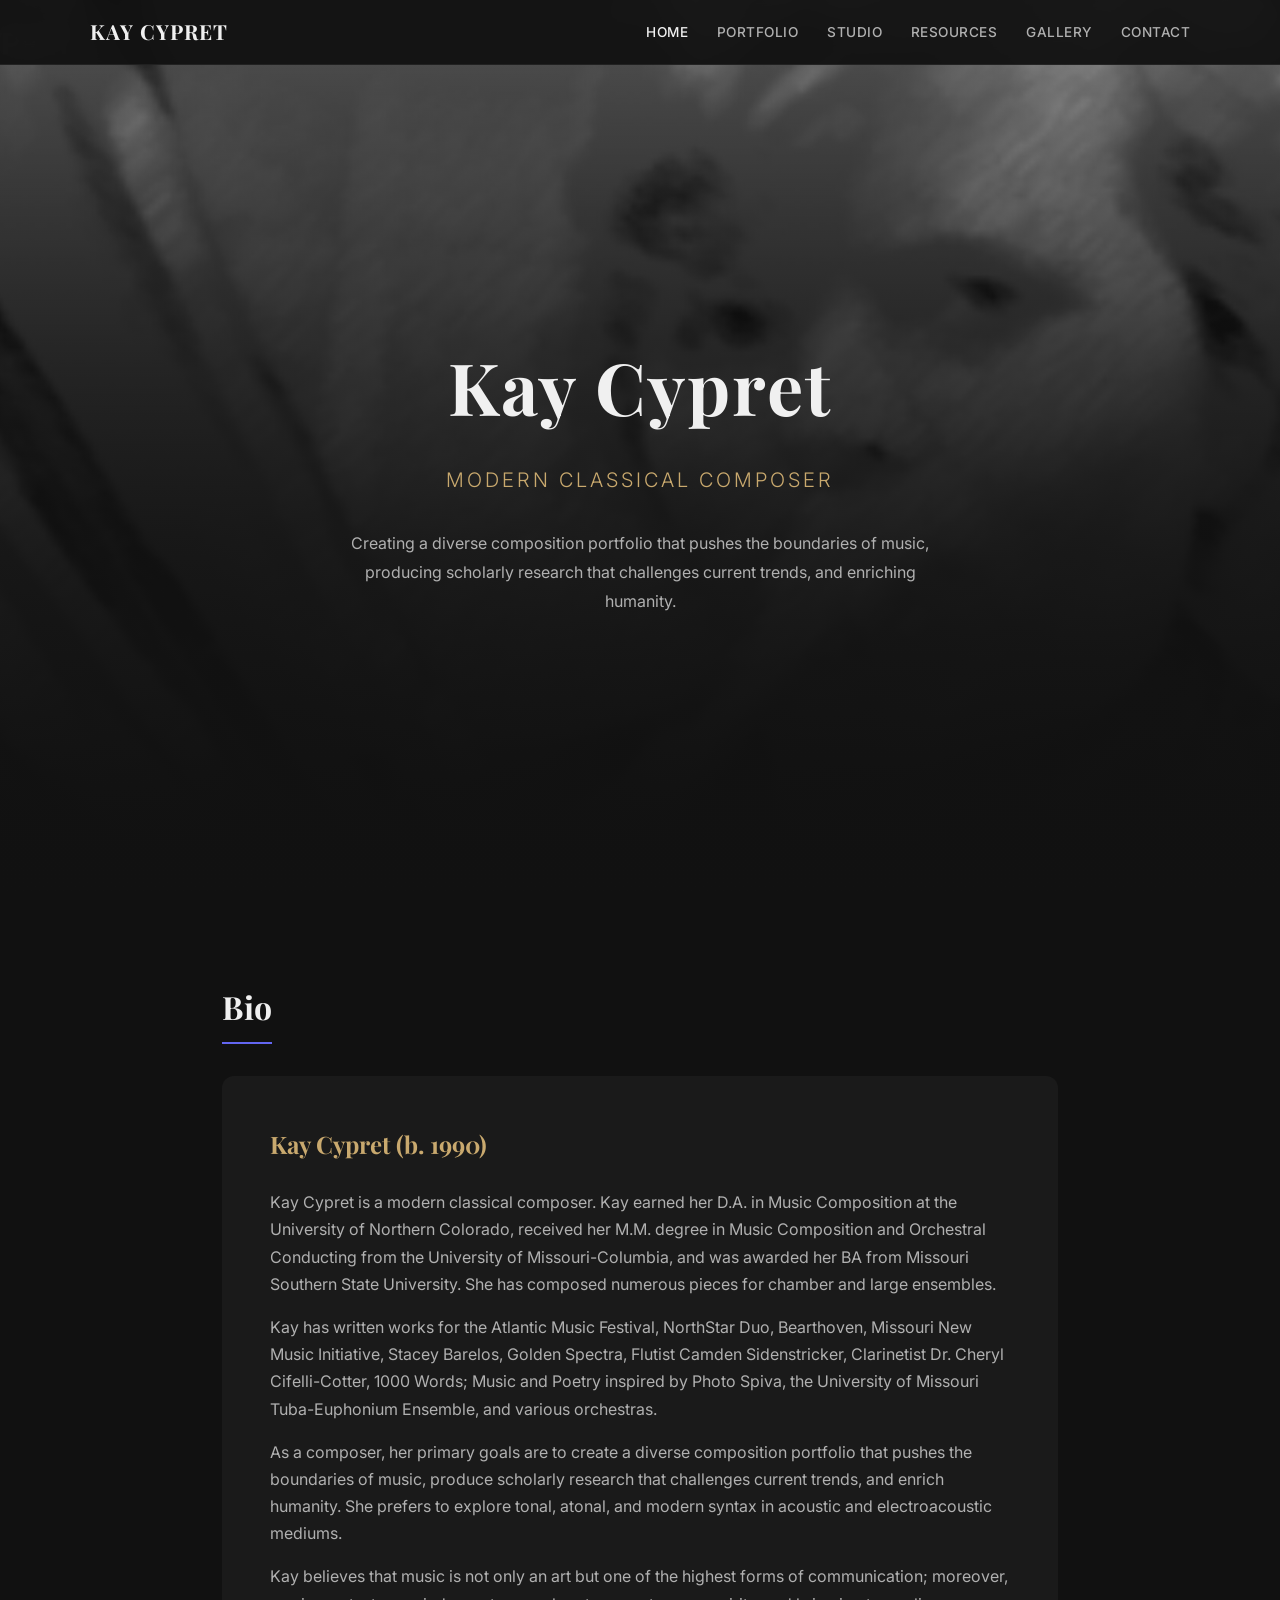
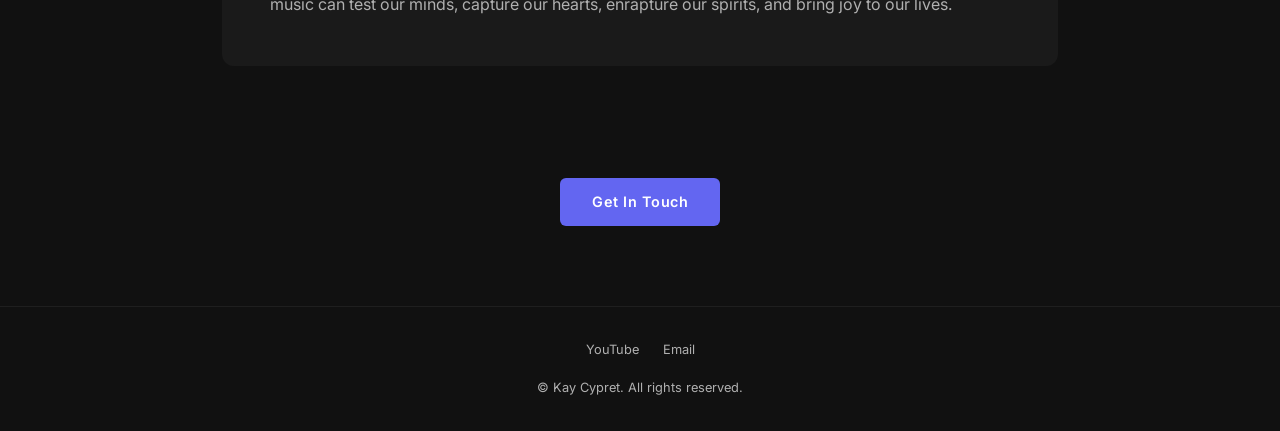
<file: index.html>
<!DOCTYPE html>
<html lang="en">
<head>
  <meta charset="UTF-8">
  <meta name="viewport" content="width=device-width, initial-scale=1.0">
  <title>Kay Cypret - Composer</title>
  <link rel="stylesheet" href="style.css">
</head>
<body>

  <nav>
    <div class="nav-inner">
      <a href="index.html" class="logo">KAY CYPRET</a>
      <button class="hamburger" onclick="document.querySelector('.nav-links').classList.toggle('open')" aria-label="Menu"><span></span><span></span><span></span></button>
      <ul class="nav-links">
        <li><a href="index.html" class="active">Home</a></li>
        <li><a href="portfolio.html">Portfolio</a></li>
        <li><a href="studio.html">Studio</a></li>
        <li><a href="pedagogy.html">Resources</a></li>
        <li><a href="gallery.html">Gallery</a></li>
        <li><a href="contact.html">Contact</a></li>
      </ul>
    </div>
  </nav>

  <header class="hero">
    <div>
      <h1>Kay Cypret</h1>
      <p class="subtitle">Modern Classical Composer</p>
      <p class="tagline">Creating a diverse composition portfolio that pushes the boundaries of music, producing scholarly research that challenges current trends, and enriching humanity.</p>
    </div>
  </header>

  <section class="section">
    <h2 class="section-title">Bio</h2>
    <div class="bio">
      <h2>Kay Cypret (b. 1990)</h2>
      <p>Kay Cypret is a modern classical composer. Kay earned her D.A. in Music Composition at the University of Northern Colorado, received her M.M. degree in Music Composition and Orchestral Conducting from the University of Missouri-Columbia, and was awarded her BA from Missouri Southern State University. She has composed numerous pieces for chamber and large ensembles.</p>
      <p>Kay has written works for the Atlantic Music Festival, NorthStar Duo, Bearthoven, Missouri New Music Initiative, Stacey Barelos, Golden Spectra, Flutist Camden Sidenstricker, Clarinetist Dr. Cheryl Cifelli-Cotter, 1000 Words; Music and Poetry inspired by Photo Spiva, the University of Missouri Tuba-Euphonium Ensemble, and various orchestras.</p>
      <p>As a composer, her primary goals are to create a diverse composition portfolio that pushes the boundaries of music, produce scholarly research that challenges current trends, and enrich humanity. She prefers to explore tonal, atonal, and modern syntax in acoustic and electroacoustic mediums.</p>
      <p>Kay believes that music is not only an art but one of the highest forms of communication; moreover, music can test our minds, capture our hearts, enrapture our spirits, and bring joy to our lives.</p>
    </div>
  </section>

  <section class="section" style="text-align:center; padding-top: 0;">
    <a href="contact.html" class="btn">Get In Touch</a>
  </section>

  <footer>
    <div class="social-links">
      <a href="https://www.youtube.com/@KayCyprmus1518" target="_blank" rel="noopener">YouTube</a>
      <a href="mailto:cyprmus@gmail.com">Email</a>
    </div>
    <p>&copy; Kay Cypret. All rights reserved.</p>
  </footer>

</body>
</html>
</file>
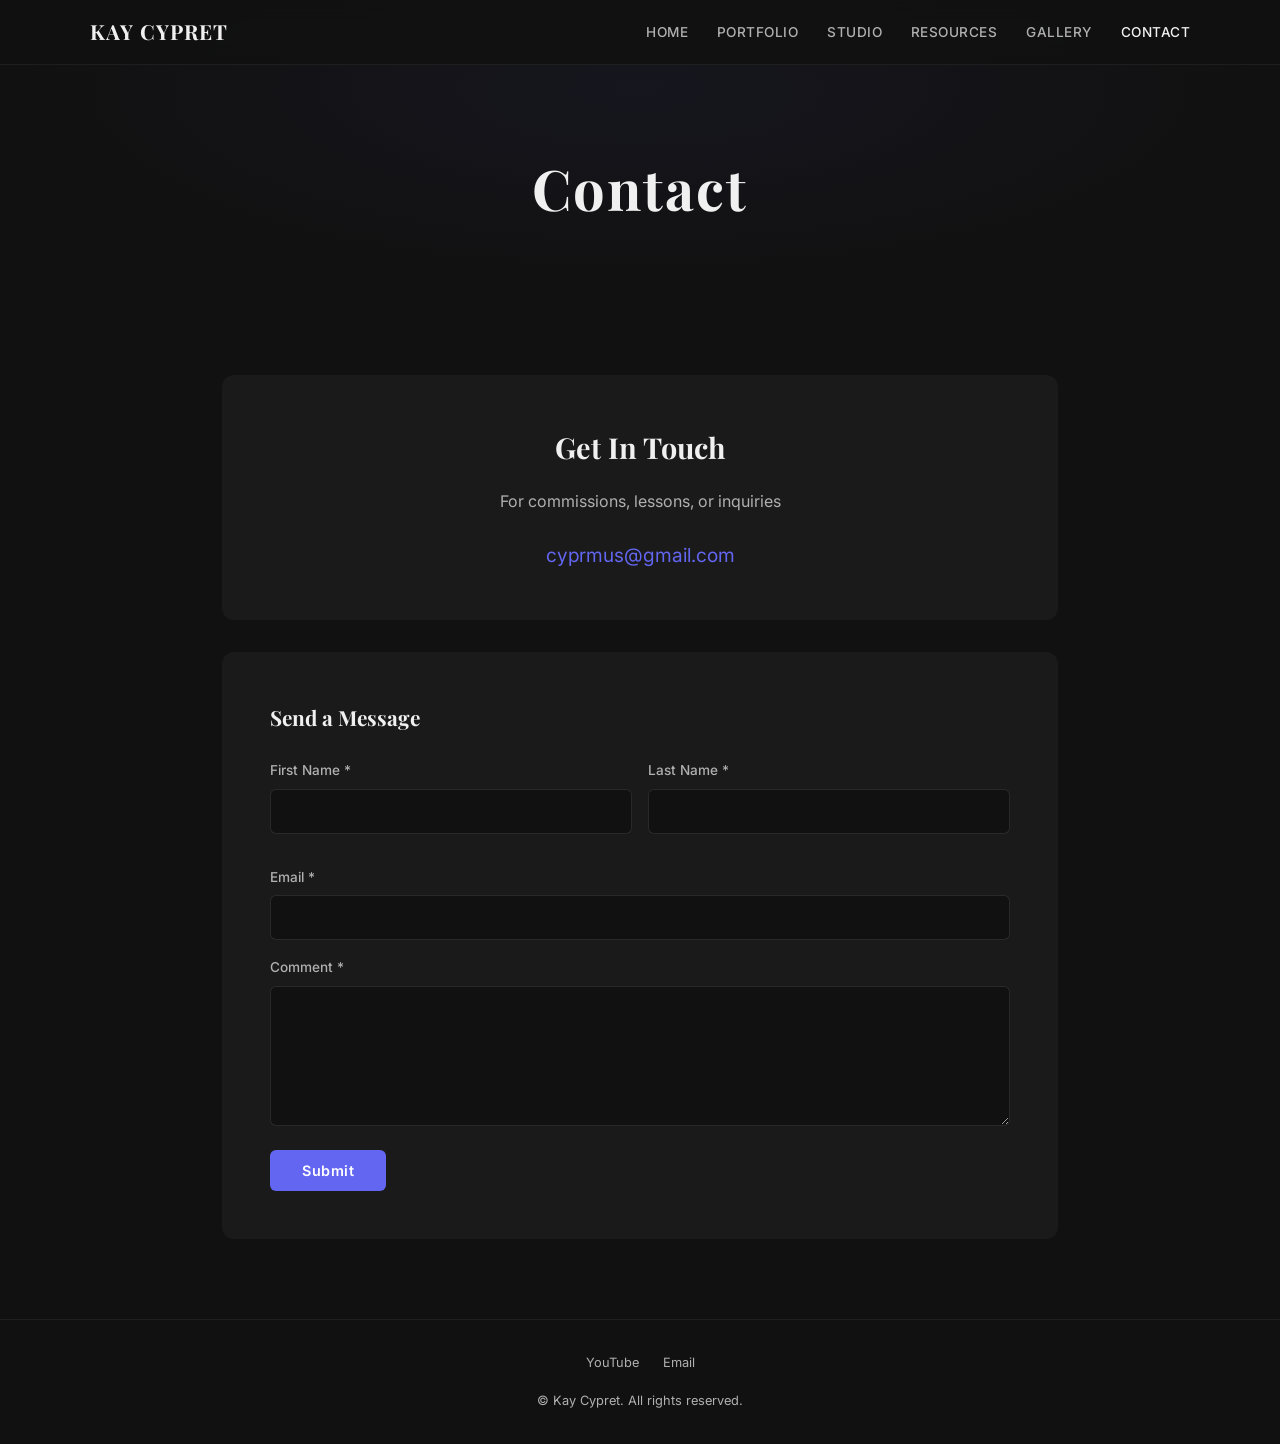
<file: contact.html>
<!DOCTYPE html>
<html lang="en">
<head>
  <meta charset="UTF-8">
  <meta name="viewport" content="width=device-width, initial-scale=1.0">
  <title>Contact - Kay Cypret</title>
  <link rel="stylesheet" href="style.css">
</head>
<body>

  <nav>
    <div class="nav-inner">
      <a href="index.html" class="logo">KAY CYPRET</a>
      <button class="hamburger" onclick="document.querySelector('.nav-links').classList.toggle('open')" aria-label="Menu"><span></span><span></span><span></span></button>
      <ul class="nav-links">
        <li><a href="index.html">Home</a></li>
        <li><a href="portfolio.html">Portfolio</a></li>
        <li><a href="studio.html">Studio</a></li>
        <li><a href="pedagogy.html">Resources</a></li>
        <li><a href="gallery.html">Gallery</a></li>
        <li><a href="contact.html" class="active">Contact</a></li>
      </ul>
    </div>
  </nav>

  <header class="page-header">
    <h1>Contact</h1>
  </header>

  <section class="section">
    <div class="contact-info">
      <h2>Get In Touch</h2>
      <p style="color: var(--text-secondary); margin-bottom: 1.5rem;">For commissions, lessons, or inquiries</p>
      <a href="mailto:cyprmus@gmail.com" class="email-link">cyprmus@gmail.com</a>
    </div>

    <div class="contact-form">
      <h3>Send a Message</h3>
      <form action="https://formspree.io/f/placeholder" method="POST">
        <div class="form-row">
          <div class="form-group"><label for="fname">First Name *</label><input type="text" id="fname" name="first_name" required></div>
          <div class="form-group"><label for="lname">Last Name *</label><input type="text" id="lname" name="last_name" required></div>
        </div>
        <div class="form-group"><label for="email">Email *</label><input type="email" id="email" name="email" required></div>
        <div class="form-group"><label for="comment">Comment *</label><textarea id="comment" name="message" required></textarea></div>
        <button type="submit" class="btn">Submit</button>
      </form>
    </div>
  </section>

  <footer>
    <div class="social-links">
      <a href="https://www.youtube.com/@KayCyprmus1518" target="_blank" rel="noopener">YouTube</a>
      <a href="mailto:cyprmus@gmail.com">Email</a>
    </div>
    <p>&copy; Kay Cypret. All rights reserved.</p>
  </footer>

</body>
</html>
</file>
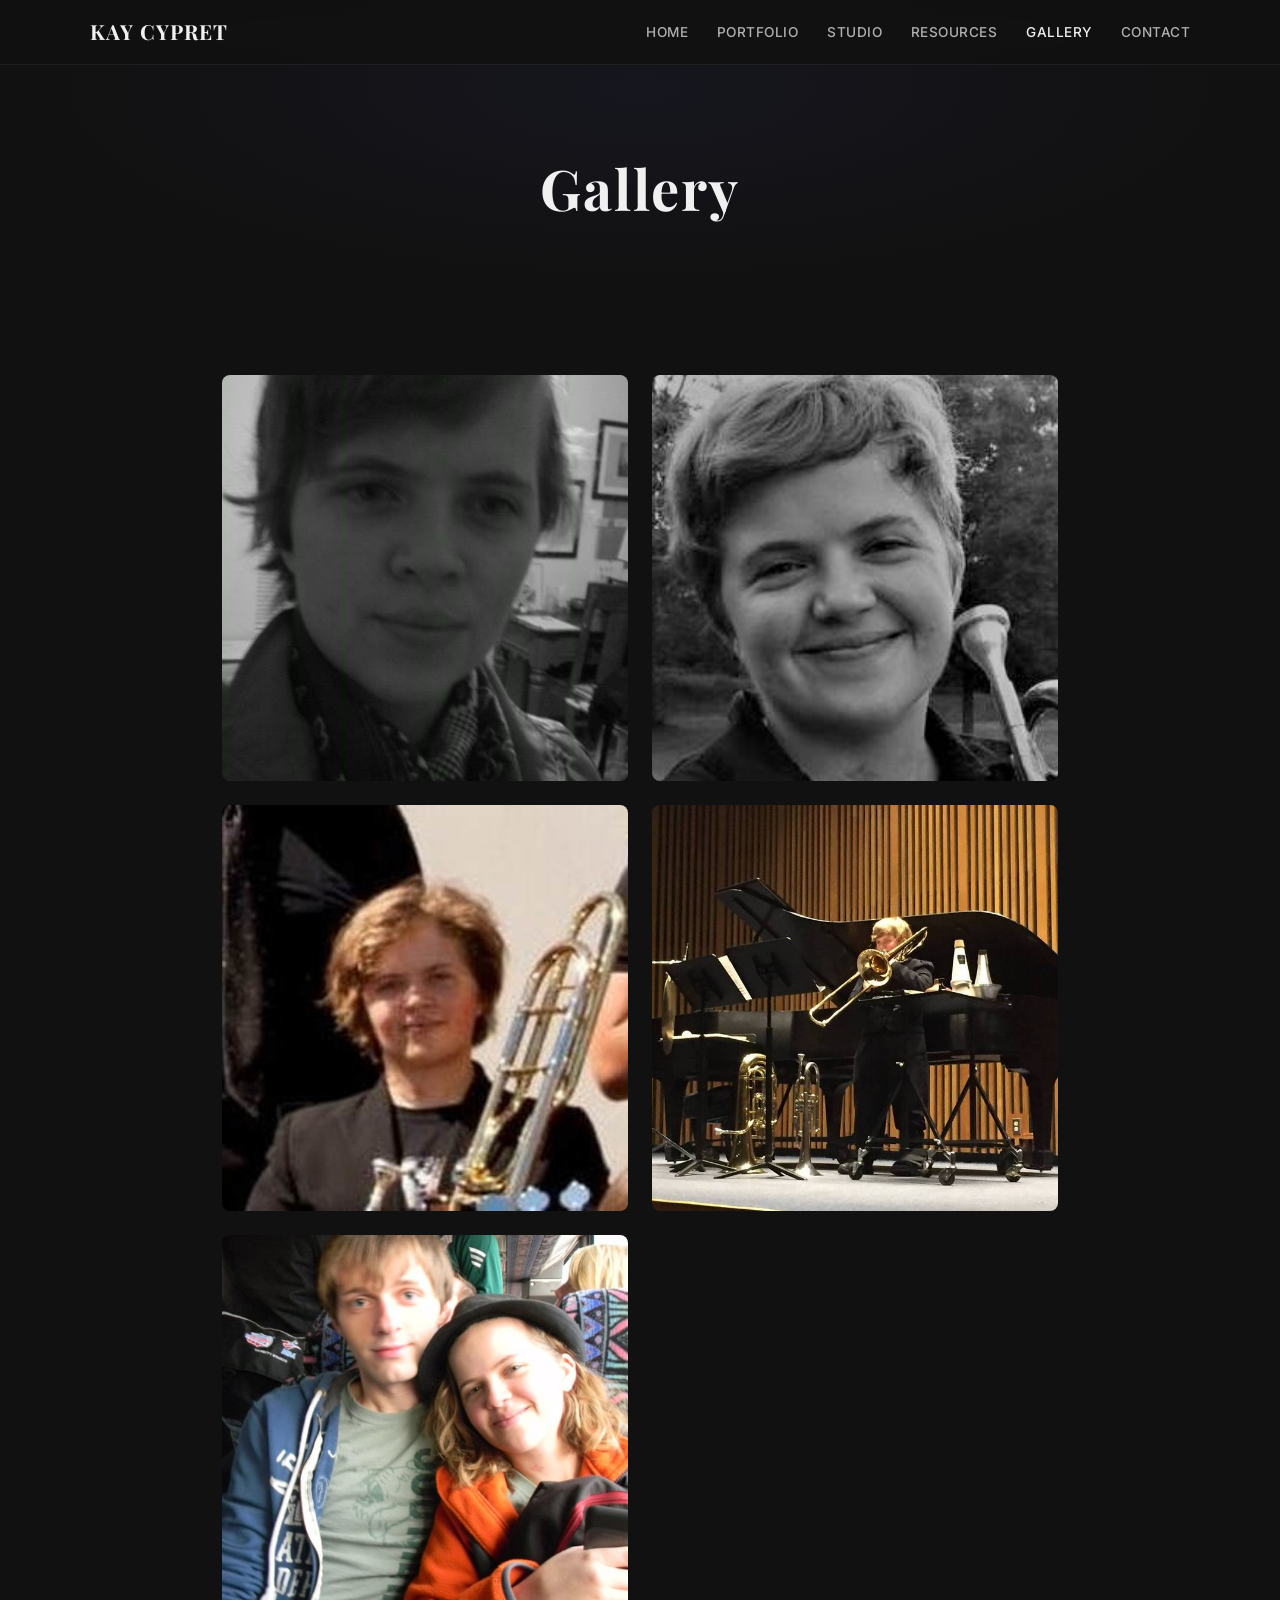
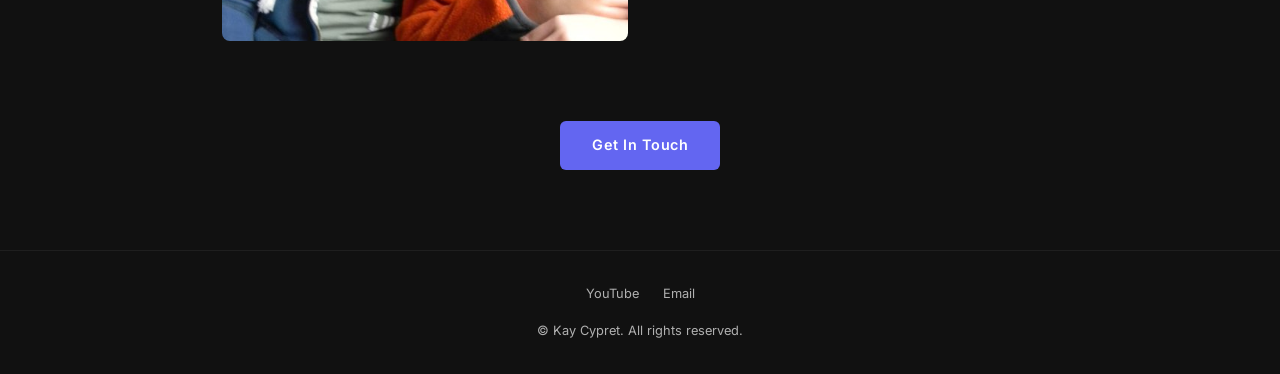
<file: gallery.html>
<!DOCTYPE html>
<html lang="en">
<head>
  <meta charset="UTF-8">
  <meta name="viewport" content="width=device-width, initial-scale=1.0">
  <title>Gallery - Kay Cypret</title>
  <link rel="stylesheet" href="style.css">
</head>
<body>

  <nav>
    <div class="nav-inner">
      <a href="index.html" class="logo">KAY CYPRET</a>
      <button class="hamburger" onclick="document.querySelector('.nav-links').classList.toggle('open')" aria-label="Menu"><span></span><span></span><span></span></button>
      <ul class="nav-links">
        <li><a href="index.html">Home</a></li>
        <li><a href="portfolio.html">Portfolio</a></li>
        <li><a href="studio.html">Studio</a></li>
        <li><a href="pedagogy.html">Resources</a></li>
        <li><a href="gallery.html" class="active">Gallery</a></li>
        <li><a href="contact.html">Contact</a></li>
      </ul>
    </div>
  </nav>

  <header class="page-header">
    <h1>Gallery</h1>
  </header>

  <section class="section">
    <div class="gallery-grid">
      <div class="gallery-item"><img src="images/kay-cypret.jpg" alt="Kay Cypret" loading="lazy"></div>
      <div class="gallery-item"><img src="images/kay-pic-3.jpg" alt="Kay Cypret with trombone" loading="lazy"></div>
      <div class="gallery-item"><img src="images/kay-s-3.jpg" alt="Kay Cypret portrait" loading="lazy"></div>
      <div class="gallery-item"><img src="images/kay-pic-2.jpg" alt="Kay Cypret performing" loading="lazy"></div>
      <div class="gallery-item"><img src="images/kay-camden.jpg" alt="Kay and Camden" loading="lazy"></div>
    </div>
  </section>

  <section class="section" style="text-align:center; padding-top: 0;">
    <a href="contact.html" class="btn">Get In Touch</a>
  </section>

  <footer>
    <div class="social-links">
      <a href="https://www.youtube.com/@KayCyprmus1518" target="_blank" rel="noopener">YouTube</a>
      <a href="mailto:cyprmus@gmail.com">Email</a>
    </div>
    <p>&copy; Kay Cypret. All rights reserved.</p>
  </footer>

</body>
</html>
</file>
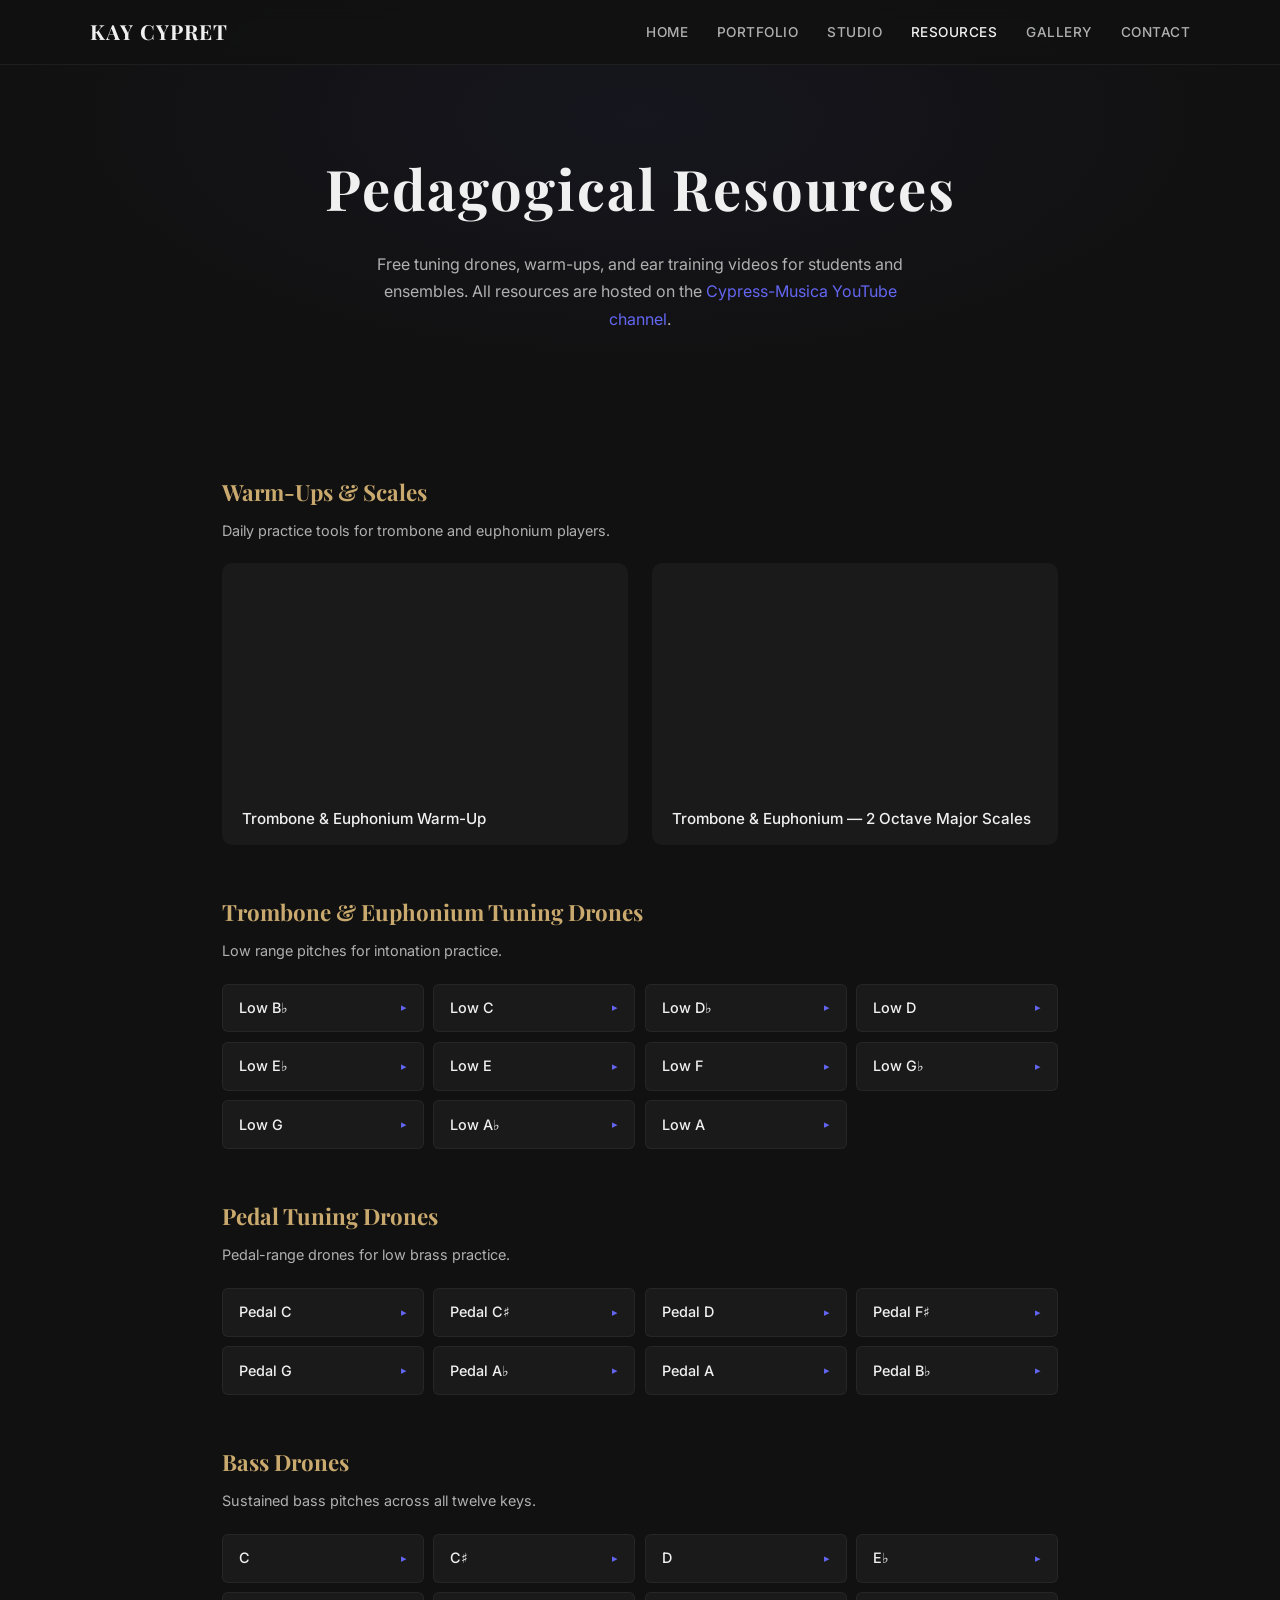
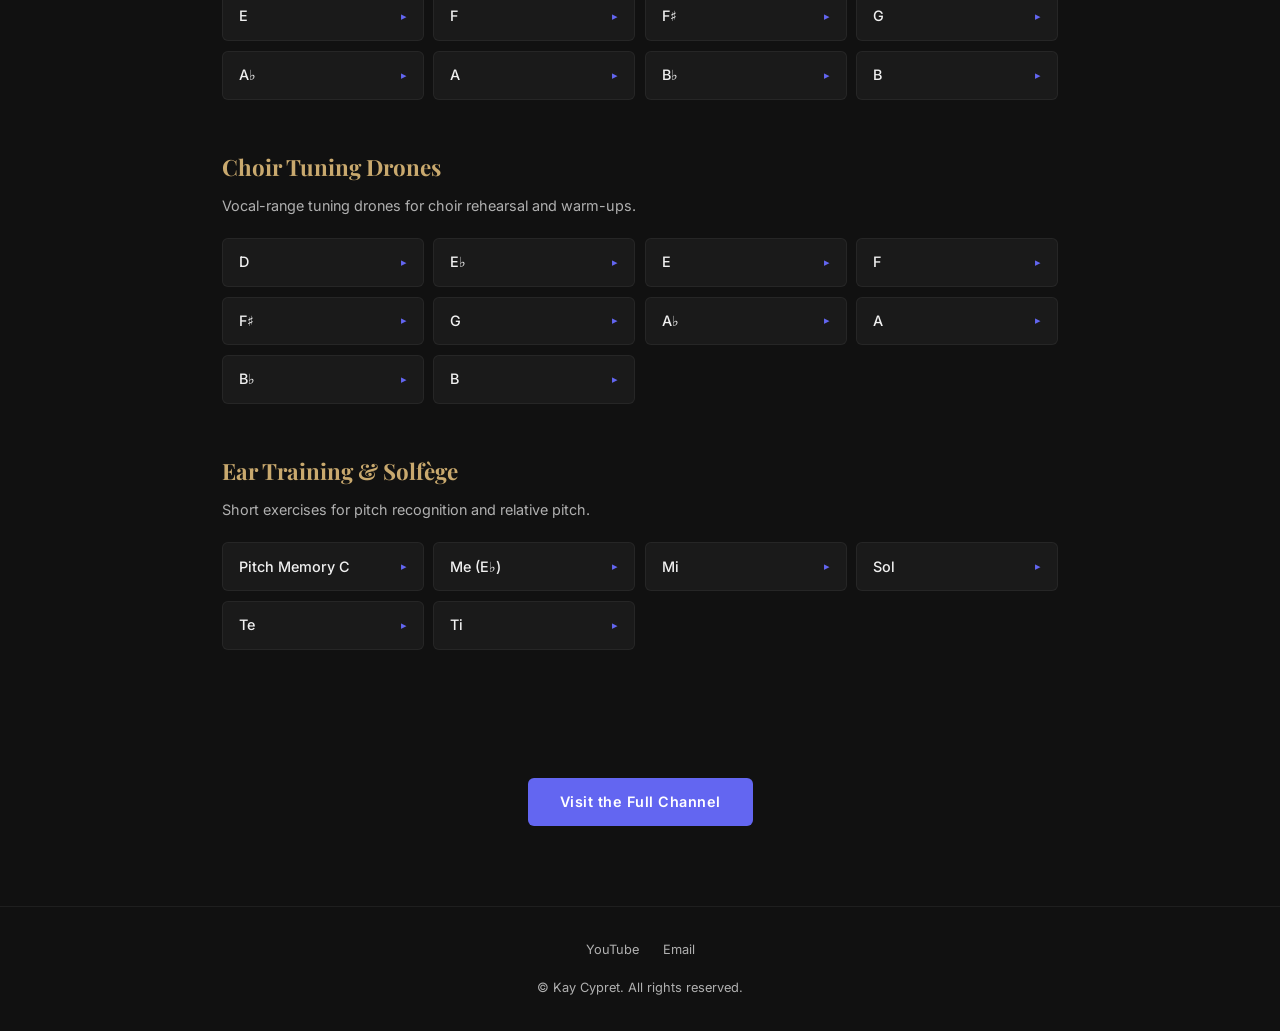
<file: pedagogy.html>
<!DOCTYPE html>
<html lang="en">
<head>
  <meta charset="UTF-8">
  <meta name="viewport" content="width=device-width, initial-scale=1.0">
  <title>Pedagogical Resources - Kay Cypret</title>
  <link rel="stylesheet" href="style.css">
</head>
<body>

  <nav>
    <div class="nav-inner">
      <a href="index.html" class="logo">KAY CYPRET</a>
      <button class="hamburger" onclick="document.querySelector('.nav-links').classList.toggle('open')" aria-label="Menu"><span></span><span></span><span></span></button>
      <ul class="nav-links">
        <li><a href="index.html">Home</a></li>
        <li><a href="portfolio.html">Portfolio</a></li>
        <li><a href="studio.html">Studio</a></li>
        <li><a href="pedagogy.html" class="active">Resources</a></li>
        <li><a href="gallery.html">Gallery</a></li>
        <li><a href="contact.html">Contact</a></li>
      </ul>
    </div>
  </nav>

  <header class="page-header">
    <h1>Pedagogical Resources</h1>
    <p>Free tuning drones, warm-ups, and ear training videos for students and ensembles. All resources are hosted on the <a href="https://www.youtube.com/@KayCyprmus1518" target="_blank" rel="noopener">Cypress-Musica YouTube channel</a>.</p>
  </header>

  <section class="section">

    <div class="drone-section">
      <h3>Warm-Ups &amp; Scales</h3>
      <p class="section-desc">Daily practice tools for trombone and euphonium players.</p>
      <div class="video-grid">
        <div class="video-card"><div class="video-wrapper"><iframe src="https://www.youtube.com/embed/ON7laBJljww" allowfullscreen loading="lazy"></iframe></div><div class="video-meta"><h4>Trombone &amp; Euphonium Warm-Up</h4></div></div>
        <div class="video-card"><div class="video-wrapper"><iframe src="https://www.youtube.com/embed/eJk2MzE-CAU" allowfullscreen loading="lazy"></iframe></div><div class="video-meta"><h4>Trombone &amp; Euphonium &mdash; 2 Octave Major Scales</h4></div></div>
      </div>
    </div>

    <div class="drone-section">
      <h3>Trombone &amp; Euphonium Tuning Drones</h3>
      <p class="section-desc">Low range pitches for intonation practice.</p>
      <div class="drone-grid">
        <a class="drone-link" href="https://www.youtube.com/watch?v=n41AmyFNHSw" target="_blank" rel="noopener">Low B&flat;</a>
        <a class="drone-link" href="https://www.youtube.com/watch?v=ZQ3Q9vfNpok" target="_blank" rel="noopener">Low C</a>
        <a class="drone-link" href="https://www.youtube.com/watch?v=f7ZtUC76GFM" target="_blank" rel="noopener">Low D&flat;</a>
        <a class="drone-link" href="https://www.youtube.com/watch?v=_qVJgqNk1t8" target="_blank" rel="noopener">Low D</a>
        <a class="drone-link" href="https://www.youtube.com/watch?v=2faxkXpx2Tg" target="_blank" rel="noopener">Low E&flat;</a>
        <a class="drone-link" href="https://www.youtube.com/watch?v=0F7uba1ifpY" target="_blank" rel="noopener">Low E</a>
        <a class="drone-link" href="https://www.youtube.com/watch?v=H4hlbVOjiEY" target="_blank" rel="noopener">Low F</a>
        <a class="drone-link" href="https://www.youtube.com/watch?v=YCNDjb5vevI" target="_blank" rel="noopener">Low G&flat;</a>
        <a class="drone-link" href="https://www.youtube.com/watch?v=X3cEuKlfOn0" target="_blank" rel="noopener">Low G</a>
        <a class="drone-link" href="https://www.youtube.com/watch?v=WfZVckMIvmo" target="_blank" rel="noopener">Low A&flat;</a>
        <a class="drone-link" href="https://www.youtube.com/watch?v=CjKqm2E8TcE" target="_blank" rel="noopener">Low A</a>
      </div>
    </div>

    <div class="drone-section">
      <h3>Pedal Tuning Drones</h3>
      <p class="section-desc">Pedal-range drones for low brass practice.</p>
      <div class="drone-grid">
        <a class="drone-link" href="https://www.youtube.com/watch?v=W8L5PHTJ2Jw" target="_blank" rel="noopener">Pedal C</a>
        <a class="drone-link" href="https://www.youtube.com/watch?v=NfxLfP-Y0PA" target="_blank" rel="noopener">Pedal C&sharp;</a>
        <a class="drone-link" href="https://www.youtube.com/watch?v=-CwtrT8xVjE" target="_blank" rel="noopener">Pedal D</a>
        <a class="drone-link" href="https://www.youtube.com/watch?v=cr4Zua4Zgis" target="_blank" rel="noopener">Pedal F&sharp;</a>
        <a class="drone-link" href="https://www.youtube.com/watch?v=sgDHgRHctkU" target="_blank" rel="noopener">Pedal G</a>
        <a class="drone-link" href="https://www.youtube.com/watch?v=gB-9U1SOqPM" target="_blank" rel="noopener">Pedal A&flat;</a>
        <a class="drone-link" href="https://www.youtube.com/watch?v=vYUYpMxFwK8" target="_blank" rel="noopener">Pedal A</a>
        <a class="drone-link" href="https://www.youtube.com/watch?v=36rcO-64D5A" target="_blank" rel="noopener">Pedal B&flat;</a>
      </div>
    </div>

    <div class="drone-section">
      <h3>Bass Drones</h3>
      <p class="section-desc">Sustained bass pitches across all twelve keys.</p>
      <div class="drone-grid">
        <a class="drone-link" href="https://www.youtube.com/watch?v=jf-Hoc-OSbY" target="_blank" rel="noopener">C</a>
        <a class="drone-link" href="https://www.youtube.com/watch?v=Jb-4ifpS35s" target="_blank" rel="noopener">C&sharp;</a>
        <a class="drone-link" href="https://www.youtube.com/watch?v=GRhW56aHtbg" target="_blank" rel="noopener">D</a>
        <a class="drone-link" href="https://www.youtube.com/watch?v=9pdcEFYaJ4c" target="_blank" rel="noopener">E&flat;</a>
        <a class="drone-link" href="https://www.youtube.com/watch?v=ximTDwHtYCs" target="_blank" rel="noopener">E</a>
        <a class="drone-link" href="https://www.youtube.com/watch?v=xv8GxcS82yc" target="_blank" rel="noopener">F</a>
        <a class="drone-link" href="https://www.youtube.com/watch?v=RMnLI1Xc3-0" target="_blank" rel="noopener">F&sharp;</a>
        <a class="drone-link" href="https://www.youtube.com/watch?v=ztuBQvq3Bjc" target="_blank" rel="noopener">G</a>
        <a class="drone-link" href="https://www.youtube.com/watch?v=HeB47DbrQUU" target="_blank" rel="noopener">A&flat;</a>
        <a class="drone-link" href="https://www.youtube.com/watch?v=5grtNG_XCU4" target="_blank" rel="noopener">A</a>
        <a class="drone-link" href="https://www.youtube.com/watch?v=nxNFEGbm3Nk" target="_blank" rel="noopener">B&flat;</a>
        <a class="drone-link" href="https://www.youtube.com/watch?v=Ro-DcW_9dWI" target="_blank" rel="noopener">B</a>
      </div>
    </div>

    <div class="drone-section">
      <h3>Choir Tuning Drones</h3>
      <p class="section-desc">Vocal-range tuning drones for choir rehearsal and warm-ups.</p>
      <div class="drone-grid">
        <a class="drone-link" href="https://www.youtube.com/watch?v=iY0C_pVY5Ws" target="_blank" rel="noopener">D</a>
        <a class="drone-link" href="https://www.youtube.com/watch?v=_VK68JExhvE" target="_blank" rel="noopener">E&flat;</a>
        <a class="drone-link" href="https://www.youtube.com/watch?v=RoHRZrxwG_c" target="_blank" rel="noopener">E</a>
        <a class="drone-link" href="https://www.youtube.com/watch?v=MMRoYfXiDak" target="_blank" rel="noopener">F</a>
        <a class="drone-link" href="https://www.youtube.com/watch?v=LZO3shd67bE" target="_blank" rel="noopener">F&sharp;</a>
        <a class="drone-link" href="https://www.youtube.com/watch?v=n_XCOElWySs" target="_blank" rel="noopener">G</a>
        <a class="drone-link" href="https://www.youtube.com/watch?v=bt3k3MHhF84" target="_blank" rel="noopener">A&flat;</a>
        <a class="drone-link" href="https://www.youtube.com/watch?v=SNbqXldFkQo" target="_blank" rel="noopener">A</a>
        <a class="drone-link" href="https://www.youtube.com/watch?v=YRW2gW-IhbQ" target="_blank" rel="noopener">B&flat;</a>
        <a class="drone-link" href="https://www.youtube.com/watch?v=txUVW3cxgLo" target="_blank" rel="noopener">B</a>
      </div>
    </div>

    <div class="drone-section">
      <h3>Ear Training &amp; Solfège</h3>
      <p class="section-desc">Short exercises for pitch recognition and relative pitch.</p>
      <div class="drone-grid">
        <a class="drone-link" href="https://www.youtube.com/watch?v=Zijph6iLr5E" target="_blank" rel="noopener">Pitch Memory C</a>
        <a class="drone-link" href="https://www.youtube.com/watch?v=MGx0lcZtpa0" target="_blank" rel="noopener">Me (E&flat;)</a>
        <a class="drone-link" href="https://www.youtube.com/watch?v=ksNiK2JwbrE" target="_blank" rel="noopener">Mi</a>
        <a class="drone-link" href="https://www.youtube.com/watch?v=j6aaKZ2Lvno" target="_blank" rel="noopener">Sol</a>
        <a class="drone-link" href="https://www.youtube.com/watch?v=5P5i8eYPXKk" target="_blank" rel="noopener">Te</a>
        <a class="drone-link" href="https://www.youtube.com/watch?v=wwkkfk0uX-s" target="_blank" rel="noopener">Ti</a>
      </div>
    </div>

  </section>

  <section class="section" style="text-align:center; padding-top: 0;">
    <a href="https://www.youtube.com/@KayCyprmus1518" target="_blank" rel="noopener" class="btn">Visit the Full Channel</a>
  </section>

  <footer>
    <div class="social-links">
      <a href="https://www.youtube.com/@KayCyprmus1518" target="_blank" rel="noopener">YouTube</a>
      <a href="mailto:cyprmus@gmail.com">Email</a>
    </div>
    <p>&copy; Kay Cypret. All rights reserved.</p>
  </footer>

</body>
</html>
</file>
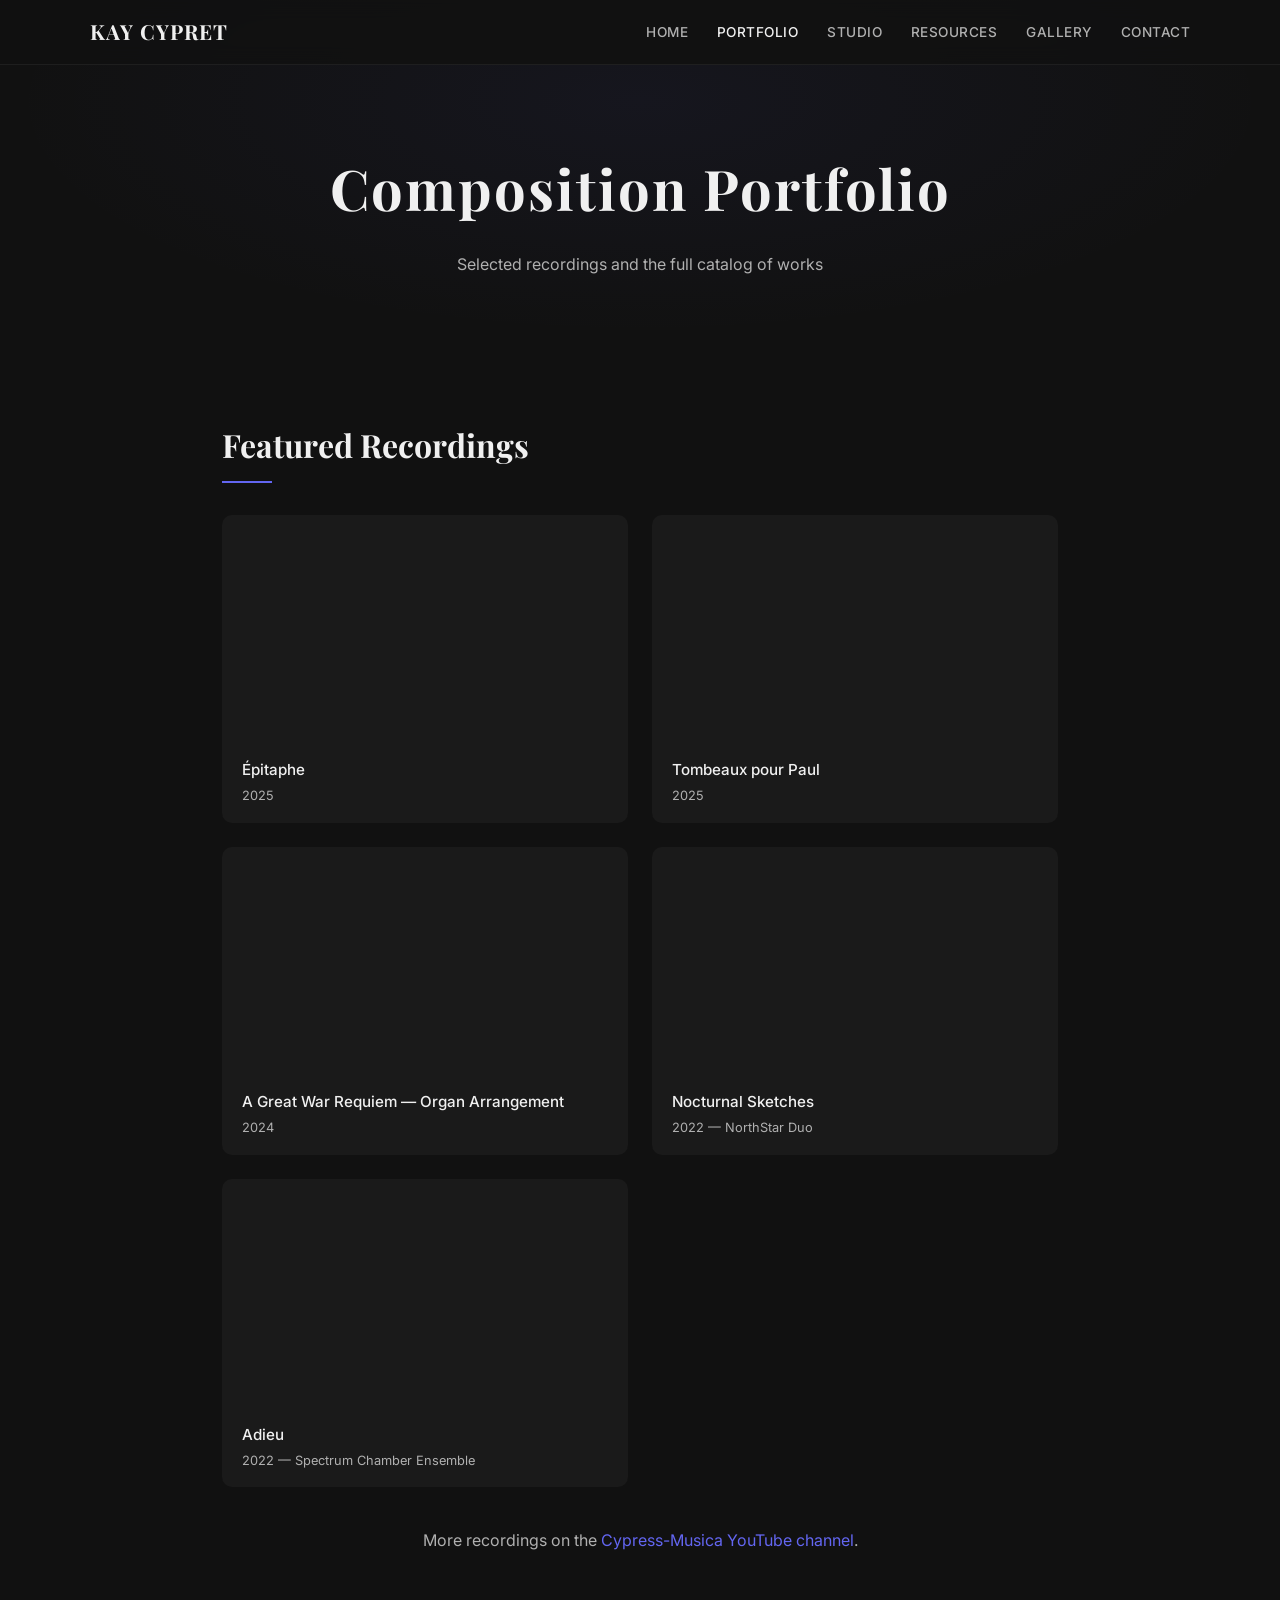
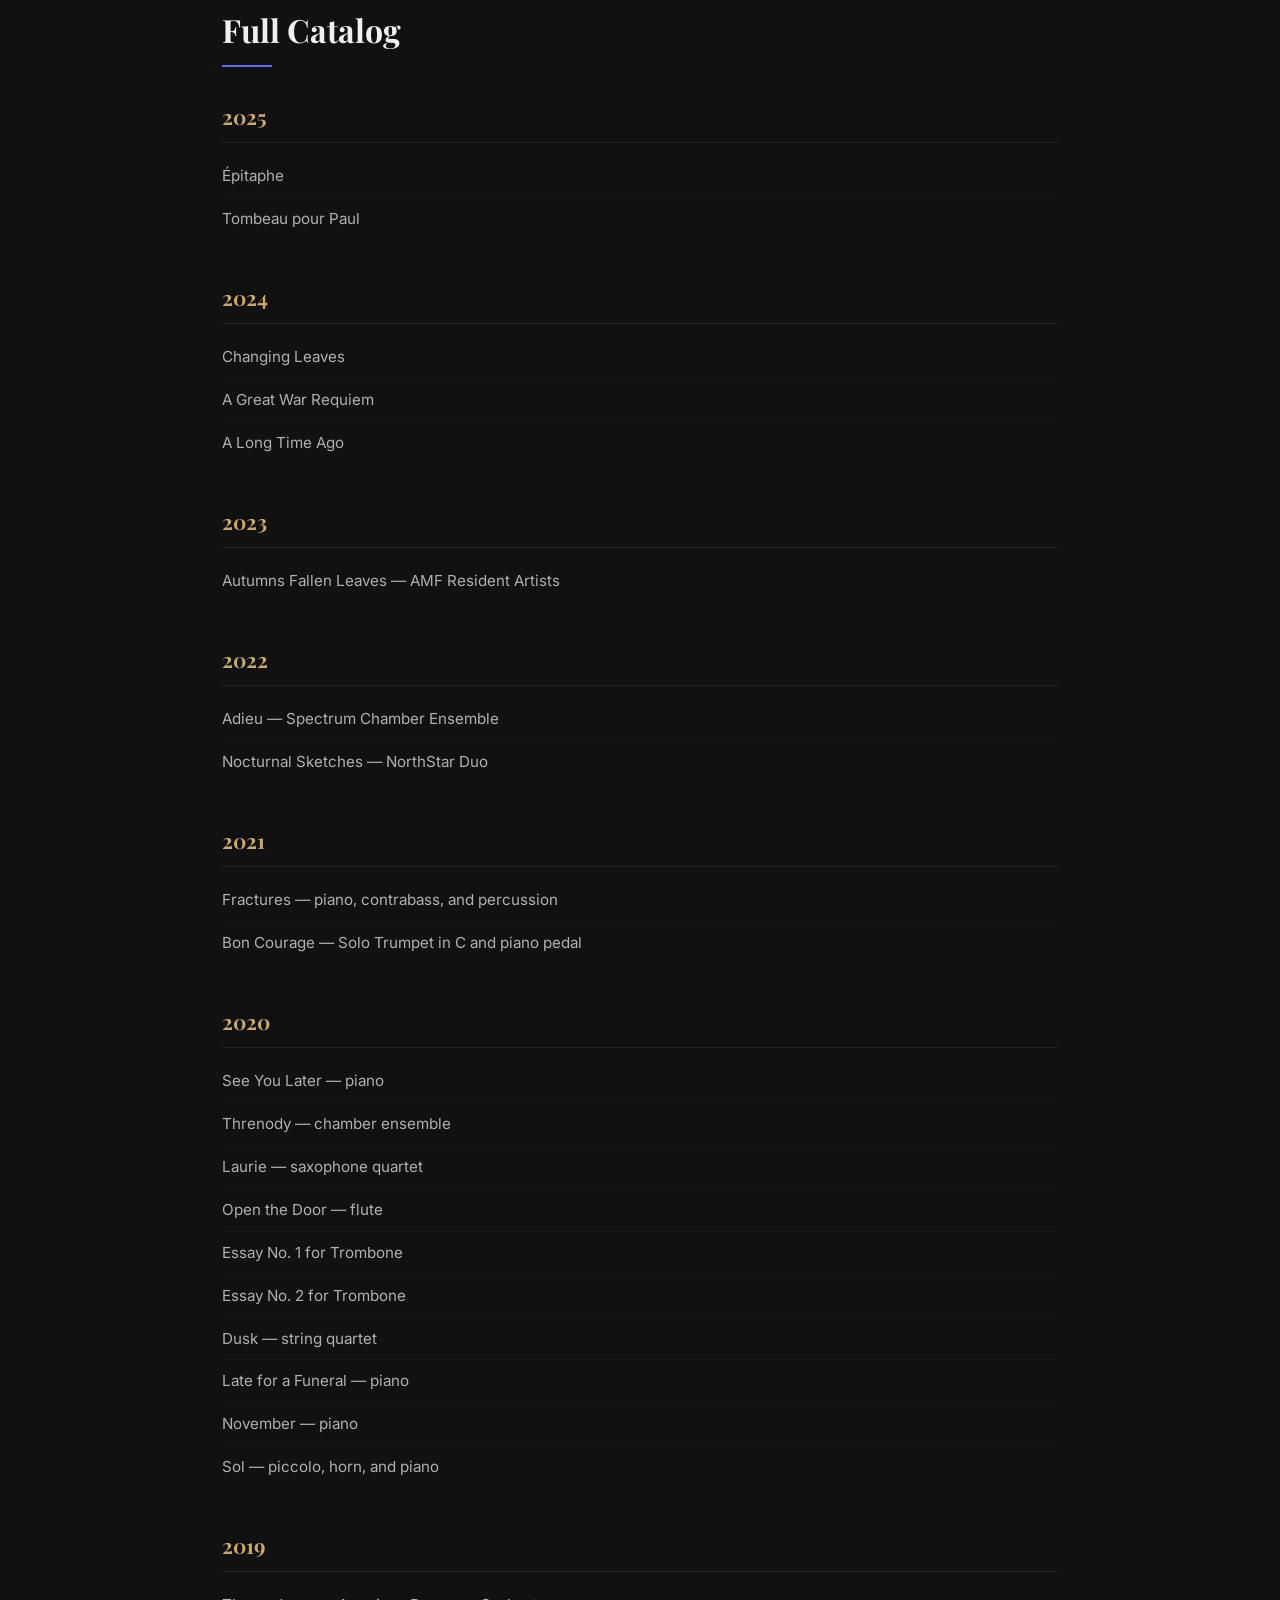
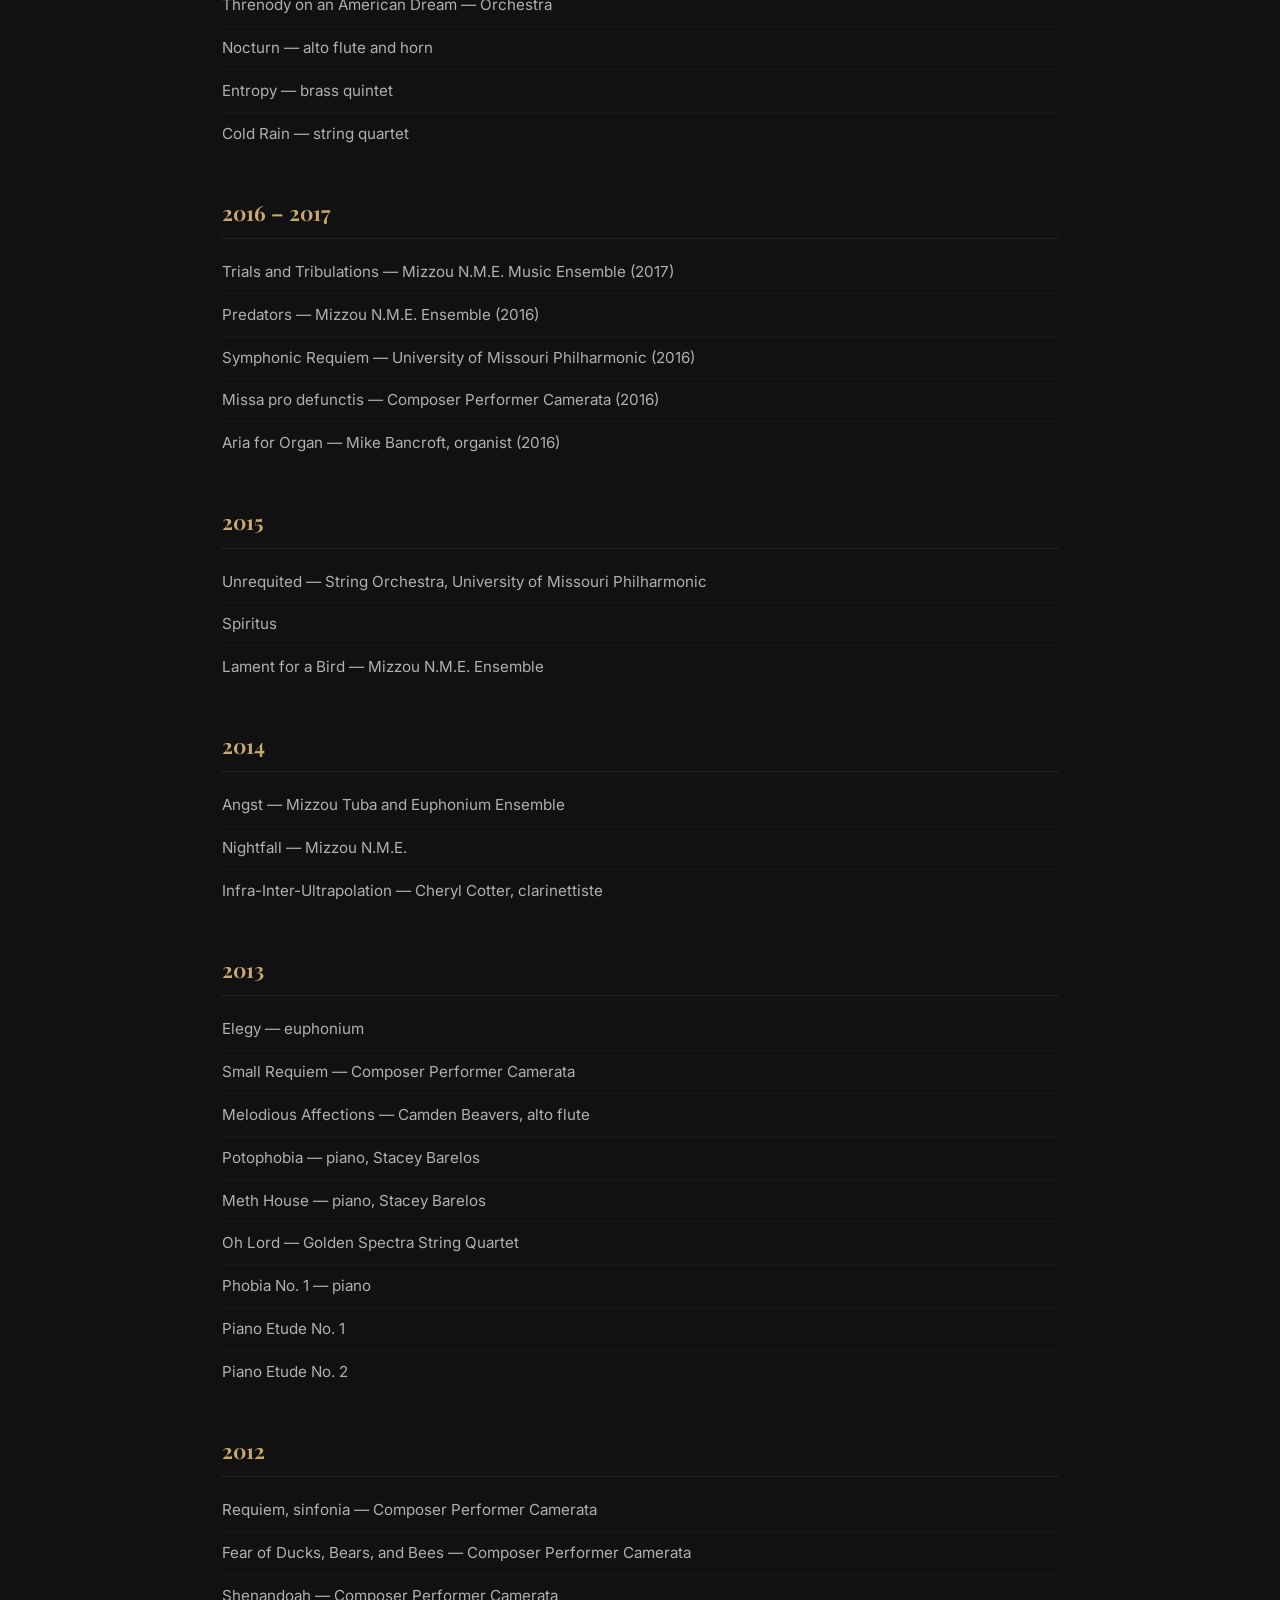
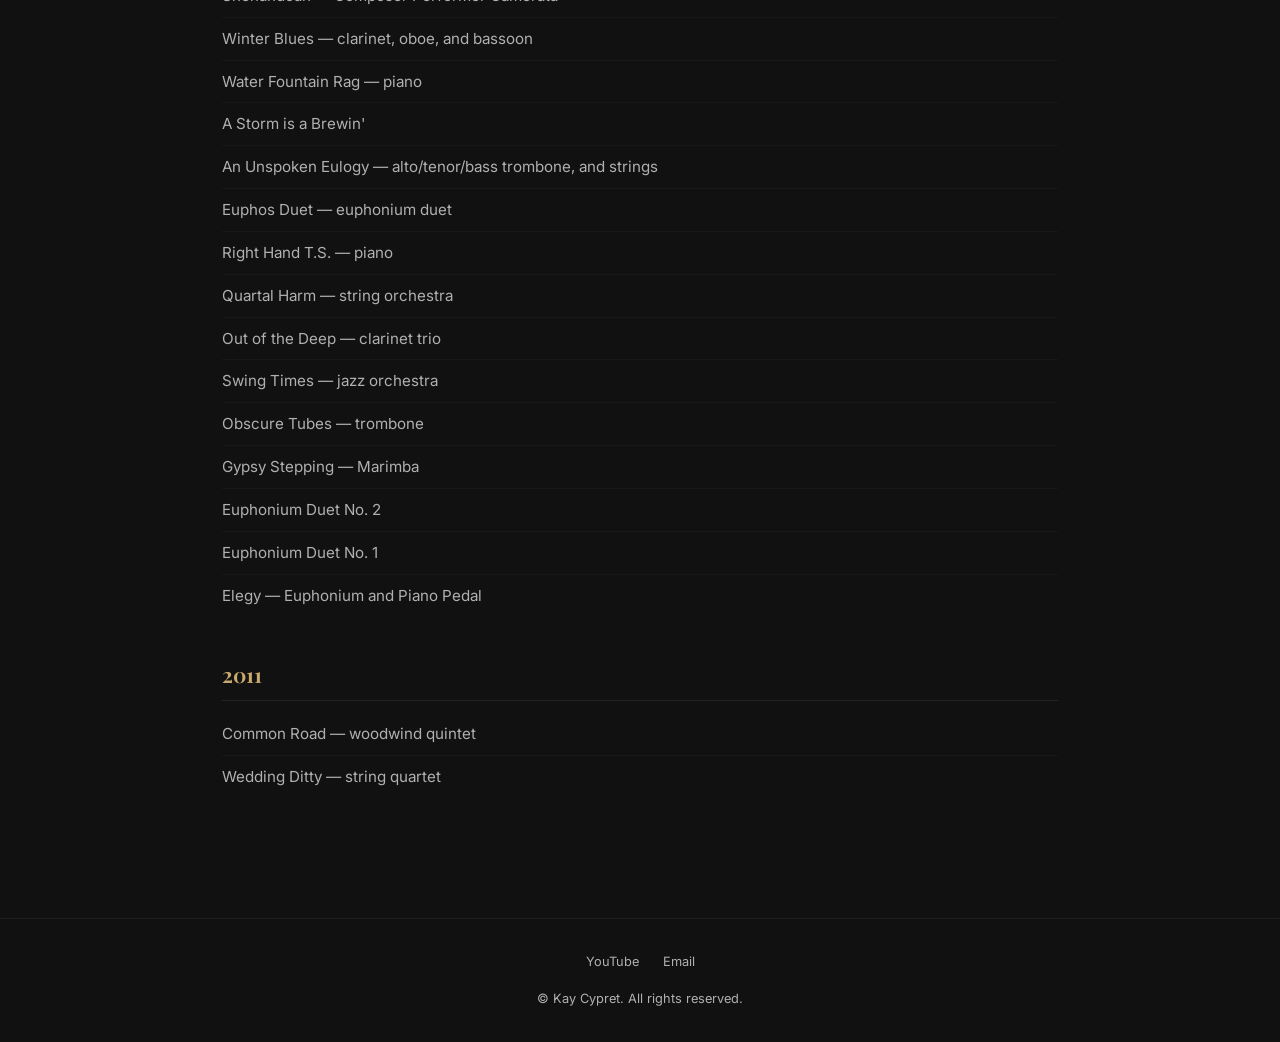
<file: portfolio.html>
<!DOCTYPE html>
<html lang="en">
<head>
  <meta charset="UTF-8">
  <meta name="viewport" content="width=device-width, initial-scale=1.0">
  <title>Portfolio - Kay Cypret</title>
  <link rel="stylesheet" href="style.css">
</head>
<body>

  <nav>
    <div class="nav-inner">
      <a href="index.html" class="logo">KAY CYPRET</a>
      <button class="hamburger" onclick="document.querySelector('.nav-links').classList.toggle('open')" aria-label="Menu"><span></span><span></span><span></span></button>
      <ul class="nav-links">
        <li><a href="index.html">Home</a></li>
        <li><a href="portfolio.html" class="active">Portfolio</a></li>
        <li><a href="studio.html">Studio</a></li>
        <li><a href="pedagogy.html">Resources</a></li>
        <li><a href="gallery.html">Gallery</a></li>
        <li><a href="contact.html">Contact</a></li>
      </ul>
    </div>
  </nav>

  <header class="page-header">
    <h1>Composition Portfolio</h1>
    <p>Selected recordings and the full catalog of works</p>
  </header>

  <section class="section">
    <h2 class="section-title">Featured Recordings</h2>
    <div class="video-grid">
      <div class="video-card"><div class="video-wrapper"><iframe src="https://www.youtube.com/embed/1jd4wtOy-uU" title="Épitaphe" allowfullscreen loading="lazy"></iframe></div><div class="video-meta"><h4>Épitaphe</h4><p>2025</p></div></div>
      <div class="video-card"><div class="video-wrapper"><iframe src="https://www.youtube.com/embed/kZN6t63euAE" title="Tombeaux pour Paul" allowfullscreen loading="lazy"></iframe></div><div class="video-meta"><h4>Tombeaux pour Paul</h4><p>2025</p></div></div>
      <div class="video-card"><div class="video-wrapper"><iframe src="https://www.youtube.com/embed/XkRUIlsO9B8" title="A Great War Requiem" allowfullscreen loading="lazy"></iframe></div><div class="video-meta"><h4>A Great War Requiem &mdash; Organ Arrangement</h4><p>2024</p></div></div>
      <div class="video-card"><div class="video-wrapper"><iframe src="https://www.youtube.com/embed/9lNlHsMOIRw" title="Nocturnal Sketches" allowfullscreen loading="lazy"></iframe></div><div class="video-meta"><h4>Nocturnal Sketches</h4><p>2022 &mdash; NorthStar Duo</p></div></div>
      <div class="video-card"><div class="video-wrapper"><iframe src="https://www.youtube.com/embed/G-V-WbCjiNU" title="Adieu" allowfullscreen loading="lazy"></iframe></div><div class="video-meta"><h4>Adieu</h4><p>2022 &mdash; Spectrum Chamber Ensemble</p></div></div>
    </div>

    <p style="color: var(--text-secondary); text-align: center; margin-bottom: 3rem;">More recordings on the <a href="https://www.youtube.com/@KayCyprmus1518" target="_blank" rel="noopener">Cypress-Musica YouTube channel</a>.</p>

    <h2 class="section-title">Full Catalog</h2>
    <div class="compositions-grid">
      <div class="comp-year-group"><h3>2025</h3><div class="comp-item">&Eacute;pitaphe</div><div class="comp-item">Tombeau pour Paul</div></div>
      <div class="comp-year-group"><h3>2024</h3><div class="comp-item">Changing Leaves</div><div class="comp-item">A Great War Requiem</div><div class="comp-item">A Long Time Ago</div></div>
      <div class="comp-year-group"><h3>2023</h3><div class="comp-item">Autumns Fallen Leaves &mdash; AMF Resident Artists</div></div>
      <div class="comp-year-group"><h3>2022</h3><div class="comp-item">Adieu &mdash; Spectrum Chamber Ensemble</div><div class="comp-item">Nocturnal Sketches &mdash; NorthStar Duo</div></div>
      <div class="comp-year-group"><h3>2021</h3><div class="comp-item">Fractures &mdash; piano, contrabass, and percussion</div><div class="comp-item">Bon Courage &mdash; Solo Trumpet in C and piano pedal</div></div>
      <div class="comp-year-group"><h3>2020</h3><div class="comp-item">See You Later &mdash; piano</div><div class="comp-item">Threnody &mdash; chamber ensemble</div><div class="comp-item">Laurie &mdash; saxophone quartet</div><div class="comp-item">Open the Door &mdash; flute</div><div class="comp-item">Essay No. 1 for Trombone</div><div class="comp-item">Essay No. 2 for Trombone</div><div class="comp-item">Dusk &mdash; string quartet</div><div class="comp-item">Late for a Funeral &mdash; piano</div><div class="comp-item">November &mdash; piano</div><div class="comp-item">Sol &mdash; piccolo, horn, and piano</div></div>
      <div class="comp-year-group"><h3>2019</h3><div class="comp-item">Threnody on an American Dream &mdash; Orchestra</div><div class="comp-item">Nocturn &mdash; alto flute and horn</div><div class="comp-item">Entropy &mdash; brass quintet</div><div class="comp-item">Cold Rain &mdash; string quartet</div></div>
      <div class="comp-year-group"><h3>2016 &ndash; 2017</h3><div class="comp-item">Trials and Tribulations &mdash; Mizzou N.M.E. Music Ensemble (2017)</div><div class="comp-item">Predators &mdash; Mizzou N.M.E. Ensemble (2016)</div><div class="comp-item">Symphonic Requiem &mdash; University of Missouri Philharmonic (2016)</div><div class="comp-item">Missa pro defunctis &mdash; Composer Performer Camerata (2016)</div><div class="comp-item">Aria for Organ &mdash; Mike Bancroft, organist (2016)</div></div>
      <div class="comp-year-group"><h3>2015</h3><div class="comp-item">Unrequited &mdash; String Orchestra, University of Missouri Philharmonic</div><div class="comp-item">Spiritus</div><div class="comp-item">Lament for a Bird &mdash; Mizzou N.M.E. Ensemble</div></div>
      <div class="comp-year-group"><h3>2014</h3><div class="comp-item">Angst &mdash; Mizzou Tuba and Euphonium Ensemble</div><div class="comp-item">Nightfall &mdash; Mizzou N.M.E.</div><div class="comp-item">Infra-Inter-Ultrapolation &mdash; Cheryl Cotter, clarinettiste</div></div>
      <div class="comp-year-group"><h3>2013</h3><div class="comp-item">Elegy &mdash; euphonium</div><div class="comp-item">Small Requiem &mdash; Composer Performer Camerata</div><div class="comp-item">Melodious Affections &mdash; Camden Beavers, alto flute</div><div class="comp-item">Potophobia &mdash; piano, Stacey Barelos</div><div class="comp-item">Meth House &mdash; piano, Stacey Barelos</div><div class="comp-item">Oh Lord &mdash; Golden Spectra String Quartet</div><div class="comp-item">Phobia No. 1 &mdash; piano</div><div class="comp-item">Piano Etude No. 1</div><div class="comp-item">Piano Etude No. 2</div></div>
      <div class="comp-year-group"><h3>2012</h3><div class="comp-item">Requiem, sinfonia &mdash; Composer Performer Camerata</div><div class="comp-item">Fear of Ducks, Bears, and Bees &mdash; Composer Performer Camerata</div><div class="comp-item">Shenandoah &mdash; Composer Performer Camerata</div><div class="comp-item">Winter Blues &mdash; clarinet, oboe, and bassoon</div><div class="comp-item">Water Fountain Rag &mdash; piano</div><div class="comp-item">A Storm is a Brewin'</div><div class="comp-item">An Unspoken Eulogy &mdash; alto/tenor/bass trombone, and strings</div><div class="comp-item">Euphos Duet &mdash; euphonium duet</div><div class="comp-item">Right Hand T.S. &mdash; piano</div><div class="comp-item">Quartal Harm &mdash; string orchestra</div><div class="comp-item">Out of the Deep &mdash; clarinet trio</div><div class="comp-item">Swing Times &mdash; jazz orchestra</div><div class="comp-item">Obscure Tubes &mdash; trombone</div><div class="comp-item">Gypsy Stepping &mdash; Marimba</div><div class="comp-item">Euphonium Duet No. 2</div><div class="comp-item">Euphonium Duet No. 1</div><div class="comp-item">Elegy &mdash; Euphonium and Piano Pedal</div></div>
      <div class="comp-year-group"><h3>2011</h3><div class="comp-item">Common Road &mdash; woodwind quintet</div><div class="comp-item">Wedding Ditty &mdash; string quartet</div></div>
    </div>
  </section>

  <footer>
    <div class="social-links">
      <a href="https://www.youtube.com/@KayCyprmus1518" target="_blank" rel="noopener">YouTube</a>
      <a href="mailto:cyprmus@gmail.com">Email</a>
    </div>
    <p>&copy; Kay Cypret. All rights reserved.</p>
  </footer>

</body>
</html>
</file>
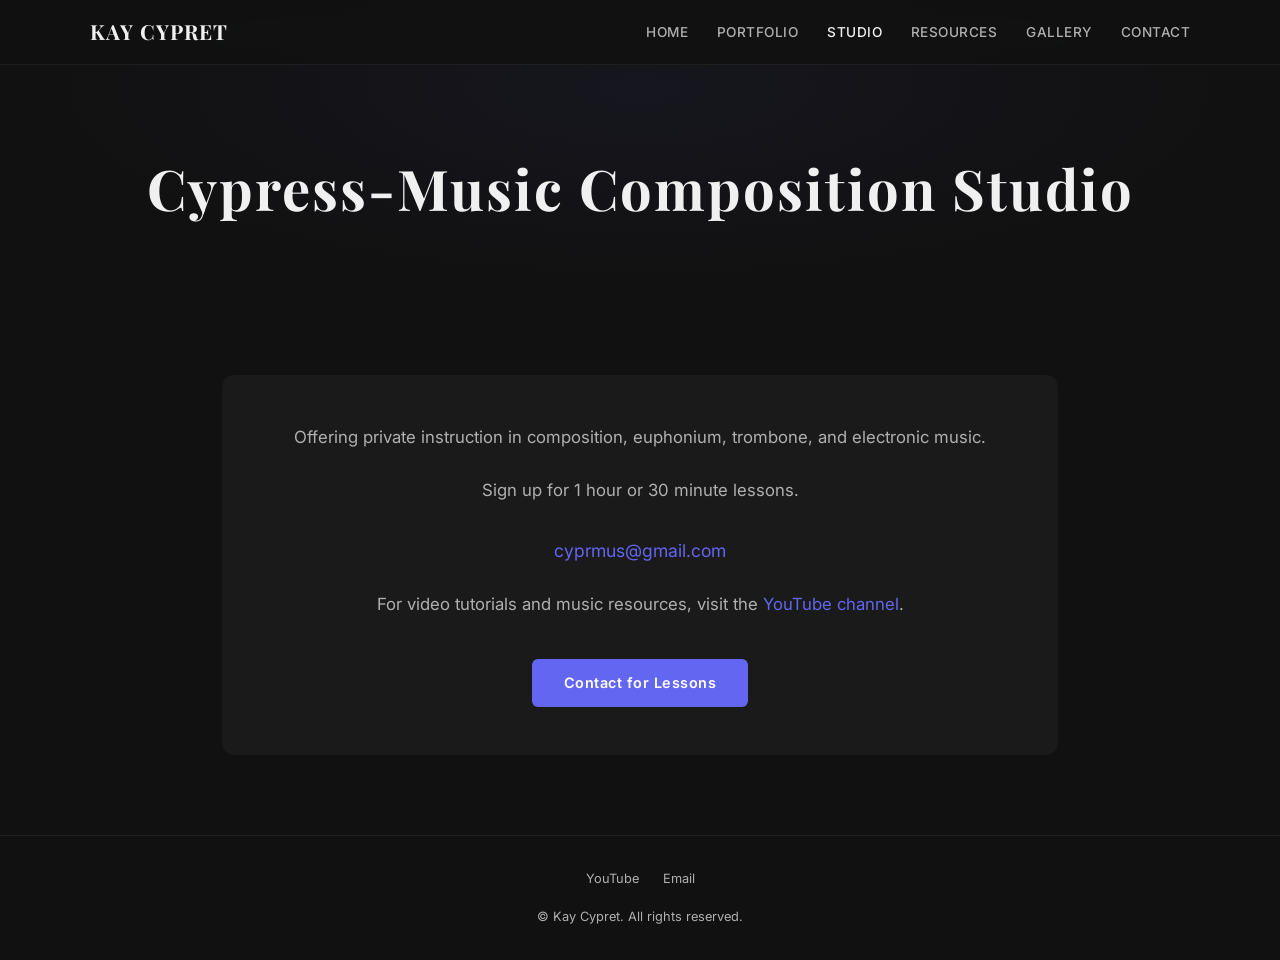
<file: studio.html>
<!DOCTYPE html>
<html lang="en">
<head>
  <meta charset="UTF-8">
  <meta name="viewport" content="width=device-width, initial-scale=1.0">
  <title>Cypress-Music Composition Studio - Kay Cypret</title>
  <link rel="stylesheet" href="style.css">
</head>
<body>

  <nav>
    <div class="nav-inner">
      <a href="index.html" class="logo">KAY CYPRET</a>
      <button class="hamburger" onclick="document.querySelector('.nav-links').classList.toggle('open')" aria-label="Menu"><span></span><span></span><span></span></button>
      <ul class="nav-links">
        <li><a href="index.html">Home</a></li>
        <li><a href="portfolio.html">Portfolio</a></li>
        <li><a href="studio.html" class="active">Studio</a></li>
        <li><a href="pedagogy.html">Resources</a></li>
        <li><a href="gallery.html">Gallery</a></li>
        <li><a href="contact.html">Contact</a></li>
      </ul>
    </div>
  </nav>

  <header class="page-header">
    <h1>Cypress-Music Composition Studio</h1>
  </header>

  <section class="section">
    <div class="studio-card">
      <p>Offering private instruction in composition, euphonium, trombone, and electronic music.</p>
      <p>Sign up for 1 hour or 30 minute lessons.</p>
      <p style="margin-top: 2rem;"><a href="mailto:cyprmus@gmail.com" class="email-link">cyprmus@gmail.com</a></p>
      <p class="lessons-list">For video tutorials and music resources, visit the <a href="https://www.youtube.com/@KayCyprmus1518" target="_blank" rel="noopener">YouTube channel</a>.</p>
      <div style="margin-top: 2.5rem;"><a href="contact.html" class="btn">Contact for Lessons</a></div>
    </div>
  </section>

  <footer>
    <div class="social-links">
      <a href="https://www.youtube.com/@KayCyprmus1518" target="_blank" rel="noopener">YouTube</a>
      <a href="mailto:cyprmus@gmail.com">Email</a>
    </div>
    <p>&copy; Kay Cypret. All rights reserved.</p>
  </footer>

</body>
</html>
</file>
<file: style.css>
/* === Kay Cypret - GitHub Pages Site === */
@import url('https://fonts.googleapis.com/css2?family=Playfair+Display:wght@400;700&family=Inter:wght@300;400;500;600&display=swap');

*, *::before, *::after { margin: 0; padding: 0; box-sizing: border-box; }

:root {
  --bg-primary: #111111;
  --bg-secondary: #1a1a1a;
  --bg-card: #222222;
  --text-primary: #f0f0f0;
  --text-secondary: #b0b0b0;
  --accent: #6366f1;
  --accent-hover: #818cf8;
  --gold: #c9a96e;
}

html { scroll-behavior: smooth; }
body { font-family: 'Inter', sans-serif; background: var(--bg-primary); color: var(--text-primary); line-height: 1.7; }
a { color: var(--accent); text-decoration: none; transition: color 0.3s ease; }
a:hover { color: var(--accent-hover); }

/* Navigation */
nav { position: fixed; top: 0; left: 0; right: 0; z-index: 1000; background: rgba(17,17,17,0.95); backdrop-filter: blur(10px); border-bottom: 1px solid rgba(255,255,255,0.06); padding: 0 2rem; }
nav .nav-inner { max-width: 1100px; margin: 0 auto; display: flex; align-items: center; justify-content: space-between; height: 64px; }
nav .logo { font-family: 'Playfair Display', serif; font-size: 1.3rem; font-weight: 700; color: var(--text-primary); letter-spacing: 1px; }
nav .nav-links { display: flex; gap: 1.8rem; list-style: none; }
nav .nav-links a { color: var(--text-secondary); font-size: 0.85rem; font-weight: 500; letter-spacing: 0.5px; text-transform: uppercase; transition: color 0.3s; }
nav .nav-links a:hover, nav .nav-links a.active { color: var(--text-primary); }
.hamburger { display: none; flex-direction: column; gap: 5px; cursor: pointer; background: none; border: none; padding: 4px; }
.hamburger span { display: block; width: 24px; height: 2px; background: var(--text-primary); transition: all 0.3s; }

/* Hero */
.hero {
  min-height: 100vh; display: flex; align-items: center; justify-content: center;
  text-align: center; padding: 120px 2rem 80px; position: relative; overflow: hidden;
  background: linear-gradient(180deg, rgba(17,17,17,0.4) 0%, rgba(17,17,17,0.85) 60%, var(--bg-primary) 100%),
              url('images/hero.jpg') center 30% / cover no-repeat, var(--bg-primary);
}
.hero > div { position: relative; z-index: 2; }
.hero h1 { font-family: 'Playfair Display', serif; font-size: clamp(2.5rem, 6vw, 4.5rem); font-weight: 700; letter-spacing: 2px; margin-bottom: 1rem; }
.hero .subtitle { font-size: clamp(1rem, 2vw, 1.25rem); color: var(--gold); font-weight: 300; letter-spacing: 3px; text-transform: uppercase; margin-bottom: 2rem; }
.hero .tagline { max-width: 600px; margin: 0 auto; color: var(--text-secondary); font-size: 1rem; line-height: 1.8; }

/* Sections */
.section { max-width: 900px; margin: 0 auto; padding: 80px 2rem; }
.section-title { font-family: 'Playfair Display', serif; font-size: 2rem; margin-bottom: 2rem; position: relative; display: inline-block; }
.section-title::after { content: ''; display: block; width: 50px; height: 2px; background: var(--accent); margin-top: 0.5rem; }

/* Page Header */
.page-header { padding: 140px 2rem 60px; text-align: center; background: radial-gradient(ellipse at 50% 30%, rgba(99,102,241,0.06) 0%, transparent 70%); }
.page-header h1 { font-family: 'Playfair Display', serif; font-size: clamp(2rem, 5vw, 3.5rem); letter-spacing: 2px; }
.page-header p { color: var(--text-secondary); margin-top: 1rem; max-width: 550px; margin-left: auto; margin-right: auto; }

/* Bio */
.bio { background: var(--bg-secondary); border-radius: 12px; padding: 3rem; margin-bottom: 2rem; }
.bio h2 { font-family: 'Playfair Display', serif; color: var(--gold); font-size: 1.5rem; margin-bottom: 1.5rem; }
.bio p { color: var(--text-secondary); margin-bottom: 1rem; }
.bio p:last-child { margin-bottom: 0; }

/* Compositions */
.compositions-grid { display: grid; gap: 0; }
.comp-year-group { margin-bottom: 2.5rem; }
.comp-year-group h3 { font-family: 'Playfair Display', serif; font-size: 1.3rem; color: var(--gold); margin-bottom: 0.75rem; padding-bottom: 0.5rem; border-bottom: 1px solid rgba(255,255,255,0.08); }
.comp-item { padding: 0.5rem 0; color: var(--text-secondary); font-size: 0.95rem; border-bottom: 1px solid rgba(255,255,255,0.03); }
.comp-item:last-child { border-bottom: none; }

/* Video Grid */
.video-grid { display: grid; grid-template-columns: repeat(auto-fill, minmax(320px, 1fr)); gap: 1.5rem; margin-bottom: 2.5rem; }
.video-card { background: var(--bg-secondary); border-radius: 10px; overflow: hidden; transition: transform 0.3s ease; }
.video-card:hover { transform: translateY(-3px); }
.video-card .video-wrapper { position: relative; padding-bottom: 56.25%; height: 0; overflow: hidden; }
.video-card iframe { position: absolute; top: 0; left: 0; width: 100%; height: 100%; border: none; }
.video-card .video-meta { padding: 1rem 1.25rem; }
.video-card .video-meta h4 { font-family: 'Inter', sans-serif; font-size: 0.95rem; font-weight: 500; color: var(--text-primary); margin: 0; line-height: 1.4; }
.video-card .video-meta p { font-size: 0.8rem; color: var(--text-secondary); margin-top: 0.3rem; }

/* Drone Grid */
.drone-section { margin-bottom: 3rem; }
.drone-section h3 { font-family: 'Playfair Display', serif; font-size: 1.4rem; color: var(--gold); margin-bottom: 0.5rem; }
.drone-section .section-desc { color: var(--text-secondary); font-size: 0.9rem; margin-bottom: 1.25rem; }
.drone-grid { display: grid; grid-template-columns: repeat(auto-fill, minmax(160px, 1fr)); gap: 0.6rem; }
.drone-link { display: flex; align-items: center; justify-content: space-between; padding: 0.7rem 1rem; background: var(--bg-secondary); border: 1px solid rgba(255,255,255,0.05); border-radius: 6px; color: var(--text-primary); font-size: 0.9rem; font-weight: 500; transition: all 0.2s; text-decoration: none; }
.drone-link:hover { background: var(--bg-card); border-color: var(--accent); color: var(--text-primary); transform: translateY(-1px); }
.drone-link::after { content: '▸'; color: var(--accent); font-size: 0.7rem; }

/* Gallery */
.gallery-grid { display: grid; grid-template-columns: repeat(auto-fill, minmax(280px, 1fr)); gap: 1.5rem; }
.gallery-item { border-radius: 8px; overflow: hidden; aspect-ratio: 1; background: var(--bg-secondary); }
.gallery-item img { width: 100%; height: 100%; object-fit: cover; transition: transform 0.4s ease; }
.gallery-item:hover img { transform: scale(1.05); }

/* Contact */
.contact-info { background: var(--bg-secondary); border-radius: 12px; padding: 3rem; text-align: center; margin-bottom: 2rem; }
.contact-info h2 { font-family: 'Playfair Display', serif; font-size: 1.8rem; margin-bottom: 1rem; }
.contact-info .email-link { font-size: 1.2rem; color: var(--accent); }
.contact-form { background: var(--bg-secondary); border-radius: 12px; padding: 3rem; }
.contact-form h3 { font-family: 'Playfair Display', serif; font-size: 1.3rem; margin-bottom: 1.5rem; }
.form-row { display: flex; gap: 1rem; margin-bottom: 1rem; }
.form-group { flex: 1; margin-bottom: 1rem; }
.form-group label { display: block; font-size: 0.85rem; color: var(--text-secondary); margin-bottom: 0.4rem; font-weight: 500; }
.form-group input, .form-group textarea { width: 100%; padding: 0.75rem 1rem; background: var(--bg-primary); border: 1px solid rgba(255,255,255,0.1); border-radius: 6px; color: var(--text-primary); font-family: 'Inter', sans-serif; font-size: 0.95rem; transition: border-color 0.3s; }
.form-group input:focus, .form-group textarea:focus { outline: none; border-color: var(--accent); }
.form-group textarea { min-height: 140px; resize: vertical; }

.btn { display: inline-block; padding: 0.75rem 2rem; background: var(--accent); color: #fff; border: none; border-radius: 6px; font-family: 'Inter', sans-serif; font-size: 0.9rem; font-weight: 600; letter-spacing: 0.5px; cursor: pointer; transition: background 0.3s; }
.btn:hover { background: var(--accent-hover); color: #fff; }

/* Studio */
.studio-card { background: var(--bg-secondary); border-radius: 12px; padding: 3rem; text-align: center; }
.studio-card p { color: var(--text-secondary); margin-bottom: 1.5rem; font-size: 1.05rem; }
.studio-card .email-link { font-size: 1.1rem; }
.lessons-list { margin-top: 1.5rem; color: var(--text-secondary); }

/* Footer */
footer { border-top: 1px solid rgba(255,255,255,0.06); padding: 2rem; text-align: center; color: var(--text-secondary); font-size: 0.8rem; }
footer .social-links { display: flex; justify-content: center; gap: 1.5rem; margin-bottom: 1rem; }
footer .social-links a { color: var(--text-secondary); transition: color 0.3s; }
footer .social-links a:hover { color: var(--text-primary); }

/* Responsive */
@media (max-width: 768px) {
  .hamburger { display: flex; }
  nav .nav-links { display: none; position: absolute; top: 64px; left: 0; right: 0; background: rgba(17,17,17,0.98); flex-direction: column; padding: 1.5rem 2rem; gap: 1rem; border-bottom: 1px solid rgba(255,255,255,0.06); }
  nav .nav-links.open { display: flex; }
  .form-row { flex-direction: column; gap: 0; }
  .bio, .contact-form, .contact-info, .studio-card { padding: 2rem; }
  .gallery-grid { grid-template-columns: 1fr; }
}
</file>
